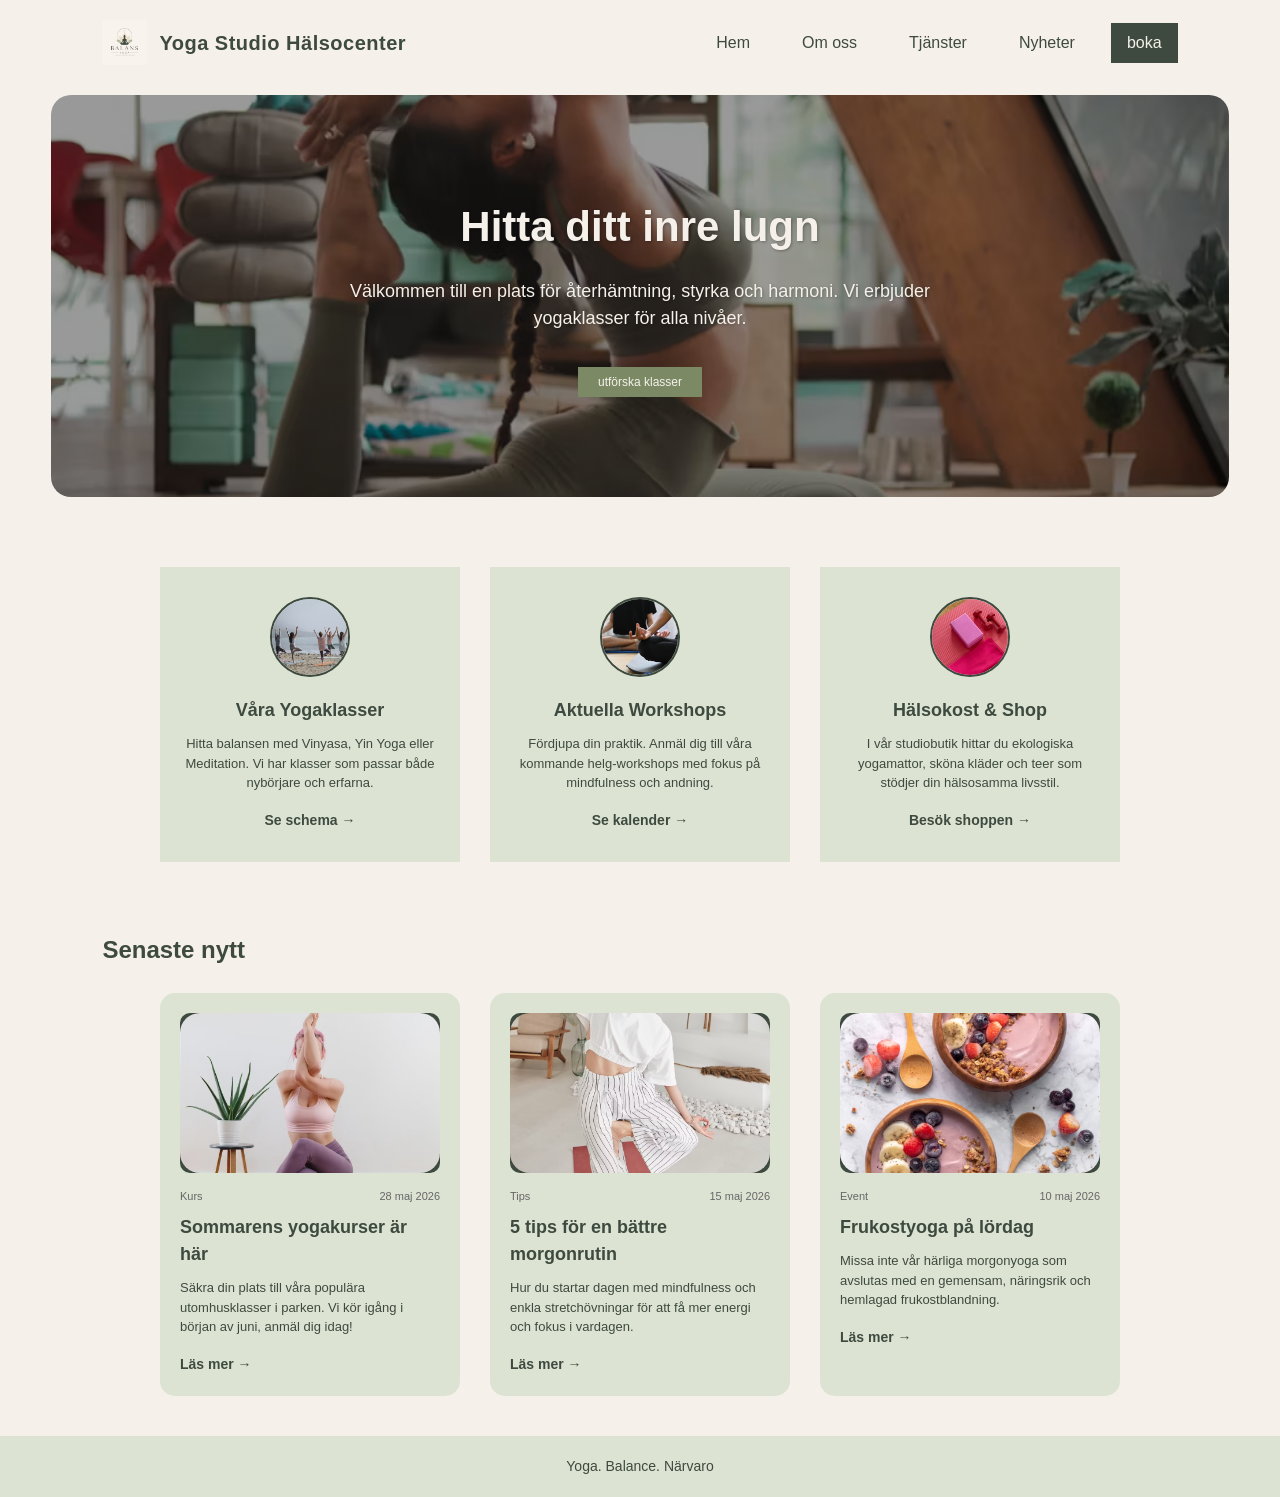
<file: index.html>
<!DOCTYPE html>
<html lang="sv">
<head>
    <meta charset="UTF-8">
    <meta name="viewport" content="width=device-width, initial-scale=1.0">
    <title>Yoga Studio Hälsocenter</title>
    
    <link rel="icon" href="./bilder/favicon.jpg" type="image/jpeg">
    
    <link rel="stylesheet" href="style.css">
</head>
<body>
<header class="main-header">
        <div class="logo">
            <a href="./index.html">
                <img src="./bilder/logotyp.png" alt="Yoga Studio Hälsocenter" class="logo-img">
                <span class="logo-text">Yoga Studio Hälsocenter</span>
            </a>
        </div>
        
        <nav class="main-nav">
            <div class="menu-toggle">☰</div>
            <ul class="nav-links">
                <li><a href="./index.html" class="active">Hem</a></li>
                <li><a href="./om-oss.html">Om oss</a></li>
                <li><a href="./tjanster.html">Tjänster</a></li>
                <li><a href="./nyheter.html">Nyheter</a></li>
                <li><a href="./boka.html" class="btn-boka">boka</a></li>
            </ul>
        </nav>
    </header>
    
    <section class="hero-section">
        <div class="hero-container">
            <h1>Hitta ditt inre lugn</h1>
            <p>Välkommen till en plats för återhämtning, styrka och harmoni. Vi erbjuder yogaklasser för alla nivåer.</p>
            <a href="./tjanster.html" class="btn-hero">utförska klasser</a>
        </div>
    </section>

 <section class="events-section">
        <div class="scroll-container">
            
            <div class="event-card">
                <div class="circle-icon">
                    <img src="./bilder/yoga_klasser.avif" alt="Yogaklasser">
                </div>
                <h3>Våra Yogaklasser</h3>
                <p>Hitta balansen med Vinyasa, Yin Yoga eller Meditation. Vi har klasser som passar både nybörjare och erfarna.</p>
                <a href="./tjanster.html" class="arrow-link">Se schema &rarr;</a>
            </div>

            <div class="event-card">
                <div class="circle-icon">
                    <img src="./bilder/yoga_workshop.avif" alt="Workshops och events">
                </div>
                <h3>Aktuella Workshops</h3>
                <p>Fördjupa din praktik. Anmäl dig till våra kommande helg-workshops med fokus på mindfulness och andning.</p>
                <a href="#" class="arrow-link">Se kalender &rarr;</a>
            </div>

            <div class="event-card">
                <div class="circle-icon">
                    <img src="./bilder/yoda_butik.avif" alt="Studiobutik">
                </div>
                <h3>Hälsokost & Shop</h3>
                <p>I vår studiobutik hittar du ekologiska yogamattor, sköna kläder och teer som stödjer din hälsosamma livsstil.</p>
                <a href="#" class="arrow-link">Besök shoppen &rarr;</a>
            </div>

        </div>
    </section>
<section class="news-section">
        <h2>Senaste nytt</h2>
        <div class="scroll-container">
            
            <div class="news-card">
                <div class="image-container">
                    <img src="./bilder/sommarens_yoga_kurser.avif" alt="Yogakurs utomhus">
                </div>
                <div class="meta"><span>Kurs</span><span>28 maj 2026</span></div>
                <h3>Sommarens yogakurser är här</h3>
                <p>Säkra din plats till våra populära utomhusklasser i parken. Vi kör igång i början av juni, anmäl dig idag!</p>
                <a href="singel.html" class="arrow-link">Läs mer &rarr;</a>
            </div>

            <div class="news-card">
                <div class="image-container">
                    <img src="./bilder/morgon_rutin.avif" alt="morgon_rutin">
                </div>
                <div class="meta"><span>Tips</span><span>15 maj 2026</span></div>
                <h3>5 tips för en bättre morgonrutin</h3>
                <p>Hur du startar dagen med mindfulness och enkla stretchövningar för att få mer energi och fokus i vardagen.</p>
                <a href="#" class="arrow-link">Läs mer &rarr;</a>
            </div>

            <div class="news-card">
                <div class="image-container">
                    <img src="./bilder/Smoothie bowl.avif" alt="Smoothie bowl">
                </div>
                <div class="meta"><span>Event</span><span>10 maj 2026</span></div>
                <h3>Frukostyoga på lördag</h3>
                <p>Missa inte vår härliga morgonyoga som avslutas med en gemensam, näringsrik och hemlagad frukostblandning.</p>
                <a href="#" class="arrow-link">Läs mer &rarr;</a>
            </div>

        </div>
    </section>
    <footer class="main-footer">
        <p>Yoga. Balance. Närvaro</p>
    </footer>
<script src="script.js"></script>
</body>
</html>
</file>
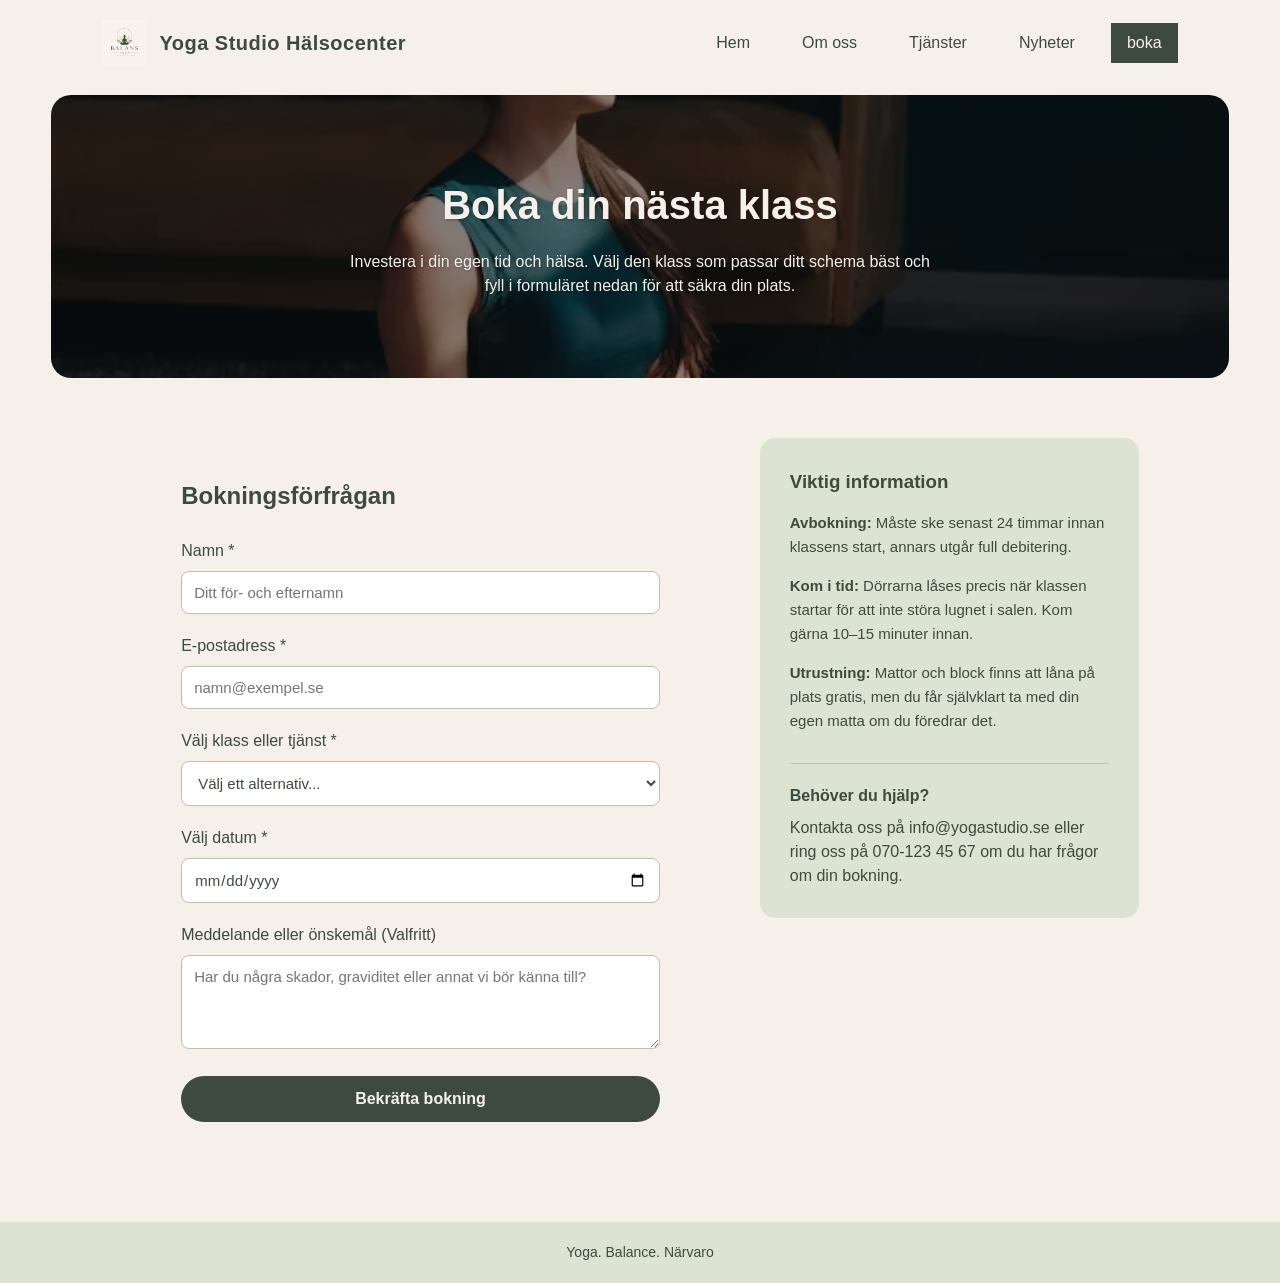
<file: boka.html>
<!DOCTYPE html>
<html lang="sv">
<head>
    <meta charset="UTF-8">
    <meta name="viewport" content="width=device-width, initial-scale=1.0">
    <title>Yoga Studio Hälsocenter</title>
    
    <link rel="icon" href="./bilder/favicon.jpg" type="image/jpeg">
    
    <link rel="stylesheet" href="style.css">
</head>
<body>

    <!-- HEADER (Samma som tidigare) -->
<header class="main-header">
        <div class="logo">
            <a href="./index.html">
                <img src="./bilder/logotyp.png" alt="Yoga Studio Hälsocenter" class="logo-img">
                <span class="logo-text">Yoga Studio Hälsocenter</span>
            </a>
        </div>
        
        <nav class="main-nav">
            <div class="menu-toggle">☰</div>
            <ul class="nav-links">
                <li><a href="./index.html" class="active">Hem</a></li>
                <li><a href="./om-oss.html">Om oss</a></li>
                <li><a href="./tjanster.html">Tjänster</a></li>
                <li><a href="./nyheter.html">Nyheter</a></li>
                <li><a href="./boka.html" class="btn-boka">boka</a></li>
            </ul>
        </nav>
    </header>

    <!-- UNIK HERO-SEKTION FÖR BOKNING -->
    <section class="booking-page-hero">
        <div class="booking-hero-content">
            <h1>Boka din nästa klass</h1>
            <p>Investera i din egen tid och hälsa. Välj den klass som passar ditt schema bäst och fyll i formuläret nedan för att säkra din plats.</p>
        </div>
    </section>

    <!-- BOKNINGSFORMULÄR & INFORMATION -->
    <section class="booking-section">
        <div class="booking-container">
            
            <!-- VÄNSTERKOLUMN: FORMULÄR -->
            <div class="booking-form-wrapper">
                <h2>Bokningsförfrågan</h2>
                <form action="#" method="POST" class="booking-form">
                    
                    <div class="form-group">
                        <label for="name">Namn *</label>
                        <input type="text" id="name" name="name" placeholder="Ditt för- och efternamn" required>
                    </div>

                    <div class="form-group">
                        <label for="email">E-postadress *</label>
                        <input type="email" id="email" name="email" placeholder="namn@exempel.se" required>
                    </div>

                    <div class="form-group">
                        <label for="class-select">Välj klass eller tjänst *</label>
                        <select id="class-select" name="class" required>
                            <option value="" disabled selected>Välj ett alternativ...</option>
                            <option value="vinyasa">Vinyasa Flow (150 kr)</option>
                            <option value="yin">Yin Yoga & Meditation (150 kr)</option>
                            <option value="privat">Privat Yogalektion (750 kr)</option>
                            <option value="workshop">Höst-Retreat / Workshop</option>
                        </select>
                    </div>

                    <div class="form-group">
                        <label for="date">Välj datum *</label>
                        <input type="date" id="date" name="date" required>
                    </div>

                    <div class="form-group">
                        <label for="message">Meddelande eller önskemål (Valfritt)</label>
                        <textarea id="message" name="message" rows="4" placeholder="Har du några skador, graviditet eller annat vi bör känna till?"></textarea>
                    </div>

                    <button type="submit" class="btn-submit">Bekräfta bokning</button>
                </form>
            </div>

            <!-- HÖGERKOLUMN: PRAKTISK INFO -->
            <div class="booking-info">
                <h3>Viktig information</h3>
                <ul class="info-list">
                    <li><strong>Avbokning:</strong> Måste ske senast 24 timmar innan klassens start, annars utgår full debitering.</li>
                    <li><strong>Kom i tid:</strong> Dörrarna låses precis när klassen startar för att inte störa lugnet i salen. Kom gärna 10–15 minuter innan.</li>
                    <li><strong>Utrustning:</strong> Mattor och block finns att låna på plats gratis, men du får självklart ta med din egen matta om du föredrar det.</li>
                </ul>
                
                <div class="contact-box">
                    <h4>Behöver du hjälp?</h4>
                    <p>Kontakta oss på info@yogastudio.se eller ring oss på 070-123 45 67 om du har frågor om din bokning.</p>
                </div>
            </div>

        </div>
    </section>

    <!-- FOOTER -->
    <footer class="main-footer">
        <p>Yoga. Balance. Närvaro</p>
    </footer>
<script src="script.js"></script>
</body>
</html>
</file>
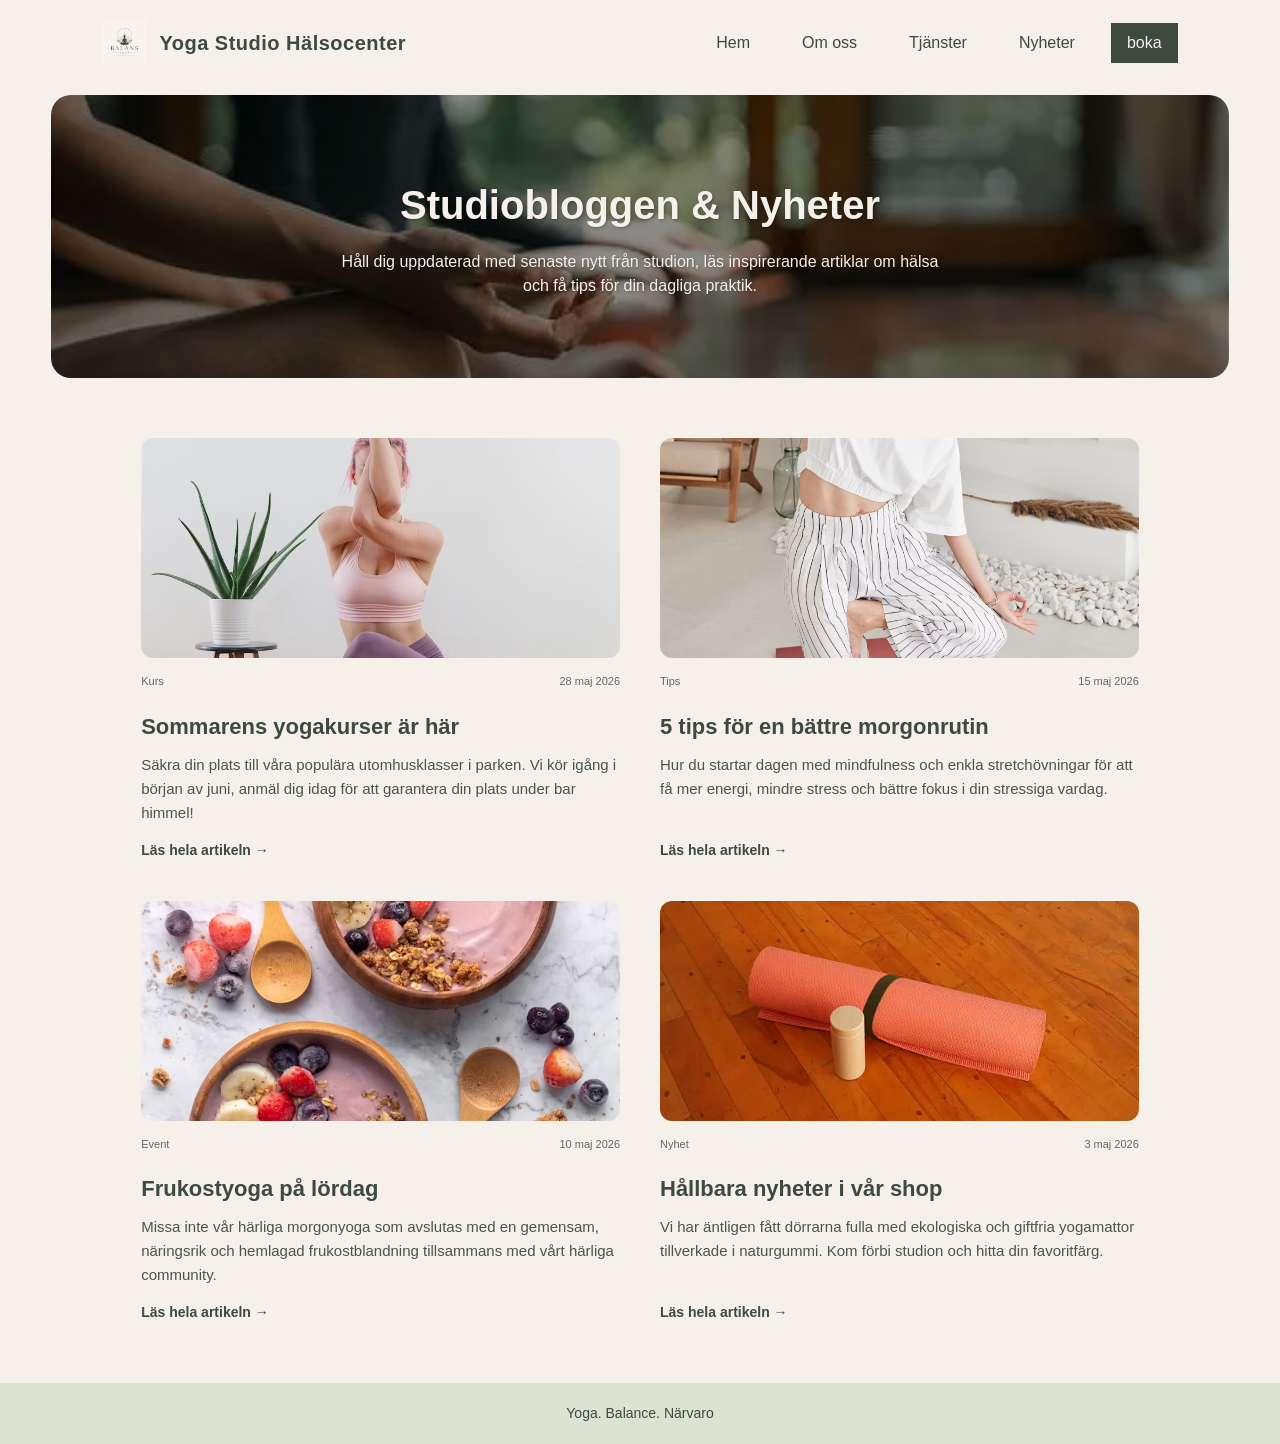
<file: nyheter.html>
<!DOCTYPE html>
<html lang="sv">
<head>
    <meta charset="UTF-8">
    <meta name="viewport" content="width=device-width, initial-scale=1.0">
    <title>Yoga Studio Hälsocenter</title>
    
    <link rel="icon" href="./bilder/favicon.jpg" type="image/jpeg">
    
    <link rel="stylesheet" href="style.css">
</head>
<body>

    <!-- HEADER -->
<header class="main-header">
        <div class="logo">
            <a href="./index.html">
                <img src="./bilder/logotyp.png" alt="Yoga Studio Hälsocenter" class="logo-img">
                <span class="logo-text">Yoga Studio Hälsocenter</span>
            </a>
        </div>
        
        <nav class="main-nav">
            <div class="menu-toggle">☰</div>
            <ul class="nav-links">
                <li><a href="./index.html" class="active">Hem</a></li>
                <li><a href="./om-oss.html">Om oss</a></li>
                <li><a href="./tjanster.html">Tjänster</a></li>
                <li><a href="./nyheter.html">Nyheter</a></li>
                <li><a href="./boka.html" class="btn-boka">boka</a></li>
            </ul>
        </nav>
    </header>

    <!-- UNIK HERO-SEKTION FÖR NYHETER -->
    <section class="news-page-hero">
        <div class="news-hero-content">
            <h1>Studiobloggen & Nyheter</h1>
            <p>Håll dig uppdaterad med senaste nytt från studion, läs inspirerande artiklar om hälsa och få tips för din dagliga praktik.</p>
        </div>
    </section>

    <!-- NYHETSFLÖDE (Vertikalt Grid) -->
    <section class="news-feed-section">
        <div class="news-feed-grid">
            
            <!-- ARTIKEL 1 -->
            <div class="feed-card">
                <div class="feed-image">
                    <img src="./bilder/sommarens_yoga_kurser.avif" alt="Yogakurs utomhus">
                </div>
                <div class="meta"><span>Kurs</span><span>28 maj 2026</span></div>
                <h3>Sommarens yogakurser är här</h3>
                <p>Säkra din plats till våra populära utomhusklasser i parken. Vi kör igång i början av juni, anmäl dig idag för att garantera din plats under bar himmel!</p>
                <a href="./singel.html" class="arrow-link">Läs hela artikeln &rarr;</a>
            </div>

            <!-- ARTIKEL 2 -->
            <div class="feed-card">
                <div class="feed-image">
                    <img src="./bilder/morgon_rutin.avif" alt="morgon_rutin">
                </div>
                <div class="meta"><span>Tips</span><span>15 maj 2026</span></div>
                <h3>5 tips för en bättre morgonrutin</h3>
                <p>Hur du startar dagen med mindfulness och enkla stretchövningar för att få mer energi, mindre stress och bättre fokus i din stressiga vardag.</p>
                <a href="./singel.html" class="arrow-link">Läs hela artikeln &rarr;</a>
            </div>

            <!-- ARTIKEL 3 -->
            <div class="feed-card">
                <div class="feed-image">
                    <img src="./bilder/Smoothie bowl.avif" alt="Smoothie bowl">
                </div>
                <div class="meta"><span>Event</span><span>10 maj 2026</span></div>
                <h3>Frukostyoga på lördag</h3>
                <p>Missa inte vår härliga morgonyoga som avslutas med en gemensam, näringsrik och hemlagad frukostblandning tillsammans med vårt härliga community.</p>
                <a href="./singel.html" class="arrow-link">Läs hela artikeln &rarr;</a>
            </div>

            <!-- ARTIKEL 4  -->
            <div class="feed-card">
                <div class="feed-image">
                    <img src="./bilder/Yogamatta.webp" alt="Yogamatta">
                </div>
                <div class="meta"><span>Nyhet</span><span>3 maj 2026</span></div>
                <h3>Hållbara nyheter i vår shop</h3>
                <p>Vi har äntligen fått dörrarna fulla med ekologiska och giftfria yogamattor tillverkade i naturgummi. Kom förbi studion och hitta din favoritfärg.</p>
                <a href="./singel.html" class="arrow-link">Läs hela artikeln &rarr;</a>
            </div>

        </div>
    </section>

    <!-- FOOTER  -->
    <footer class="main-footer">
        <p>Yoga. Balance. Närvaro</p>
    </footer>
<script src="script.js"></script>
</body>
</html>
</file>
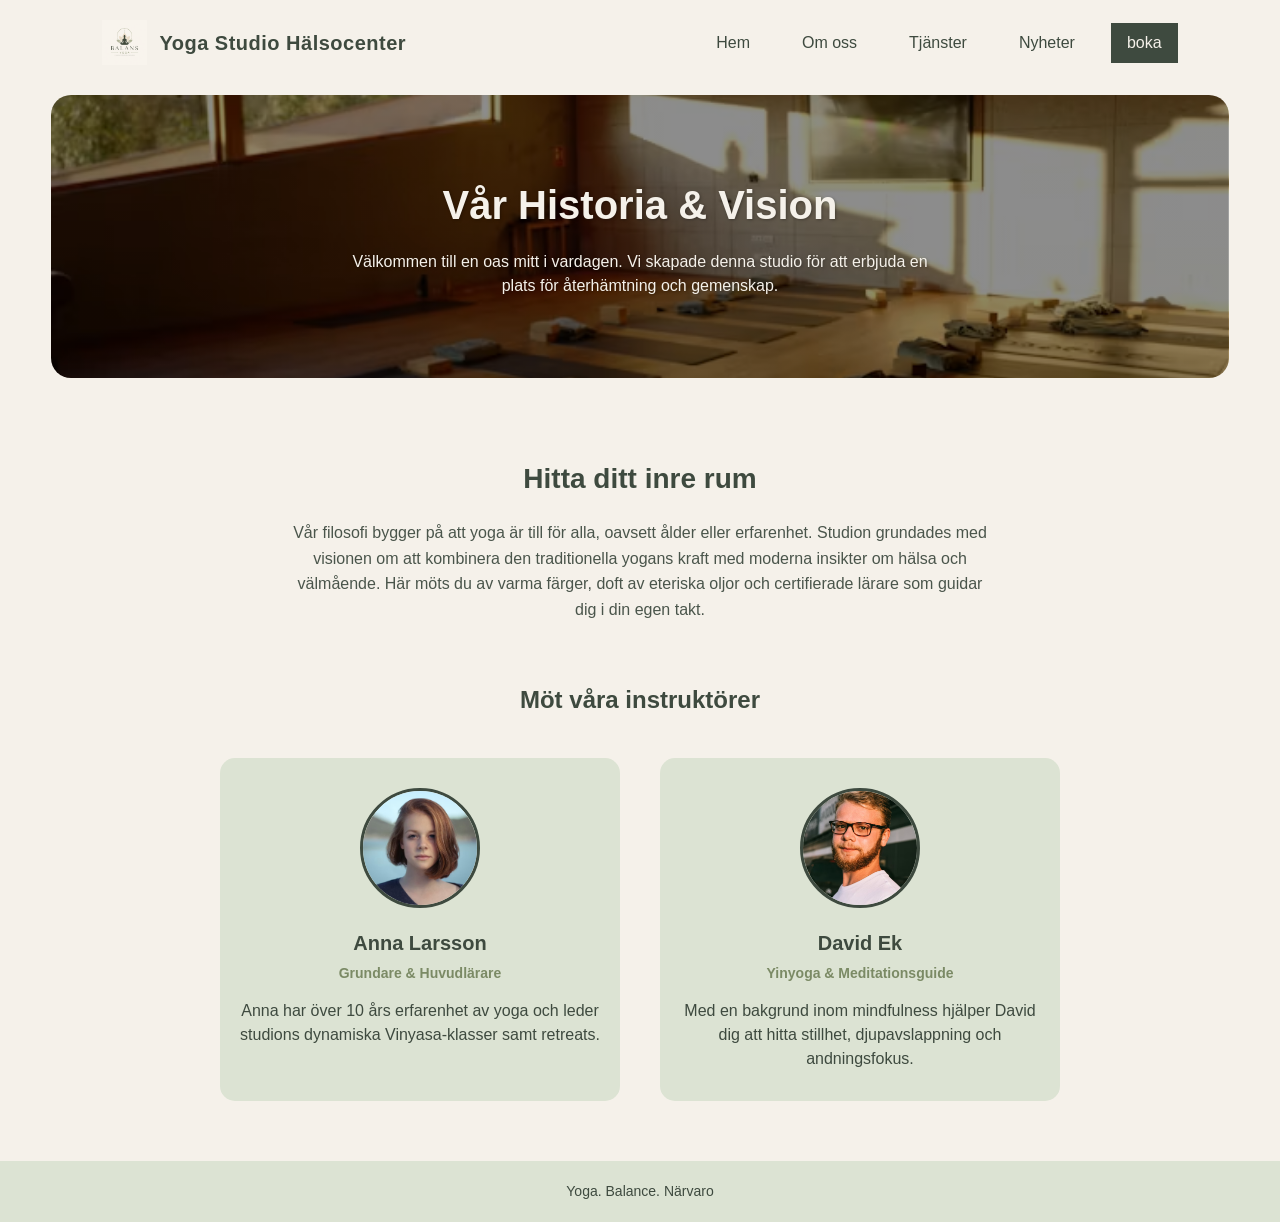
<file: om-oss.html>
<!DOCTYPE html>
<html lang="sv">
<head>
    <meta charset="UTF-8">
    <meta name="viewport" content="width=device-width, initial-scale=1.0">
    <title>Yoga Studio Hälsocenter</title>
    
    <link rel="icon" href="./bilder/favicon.jpg" type="image/jpeg">
    
    <link rel="stylesheet" href="style.css">
</head>
<body>

    <!-- HEADER (Samma som startsidan) -->
<header class="main-header">
        <div class="logo">
            <a href="./index.html">
                <img src="./bilder/logotyp.png" alt="Yoga Studio Hälsocenter" class="logo-img">
                <span class="logo-text">Yoga Studio Hälsocenter</span>
            </a>
        </div>
        
        <nav class="main-nav">
            <div class="menu-toggle">☰</div>
            <ul class="nav-links">
                <li><a href="./index.html" class="active">Hem</a></li>
                <li><a href="./om-oss.html">Om oss</a></li>
                <li><a href="./tjanster.html">Tjänster</a></li>
                <li><a href="./nyheter.html">Nyheter</a></li>
                <li><a href="./boka.html" class="btn-boka">boka</a></li>
            </ul>
        </nav>
    </header>

    <!-- UNIK HERO-SEKTION FÖR OM OSS -->
    <section class="about-page-hero">
        <div class="about-hero-content">
            <h1>Vår Historia & Vision</h1>
            <p>Välkommen till en oas mitt i vardagen. Vi skapade denna studio för att erbjuda en plats för återhämtning och gemenskap.</p>
        </div>
    </section>

    <!-- PRESENTATION AV STUDION -->
    <section class="about-presentation">
        <div class="about-container">
            <h2>Hitta ditt inre rum</h2>
            <p>Vår filosofi bygger på att yoga är till för alla, oavsett ålder eller erfarenhet. Studion grundades med visionen om att kombinera den traditionella yogans kraft med moderna insikter om hälsa och välmående. Här möts du av varma färger, doft av eteriska oljor och certifierade lärare som guidar dig i din egen takt.</p>
        </div>
    </section>

    <!-- VÅRA LÄRARE (Lärarens krav på nyckelpersoner) -->
    <section class="team-section">
        <h2>Möt våra instruktörer</h2>
        <div class="team-grid">
            
            <!-- PERSON 1 -->
            <div class="team-card">
                <div class="team-image">
                    <img src="./bilder/anna.avif" alt="Anna Larsson">
                </div>
                <h3>Anna Larsson</h3>
                <p class="role">Grundare & Huvudlärare</p>
                <p>Anna har över 10 års erfarenhet av yoga och leder studions dynamiska Vinyasa-klasser samt retreats.</p>
            </div>

            <!-- PERSON 2 -->
            <div class="team-card">
                <div class="team-image">
                    <img src="./bilder/david.avif" alt="David Ek">
                </div>
                <h3>David Ek</h3>
                <p class="role">Yinyoga & Meditationsguide</p>
                <p>Med en bakgrund inom mindfulness hjälper David dig att hitta stillhet, djupavslappning och andningsfokus.</p>
            </div>

        </div>
    </section>

    <!-- FOOTER (Samma som startsidan) -->
    <footer class="main-footer">
        <p>Yoga. Balance. Närvaro</p>
    </footer>
<script src="script.js"></script>
</body>
</html>
</file>
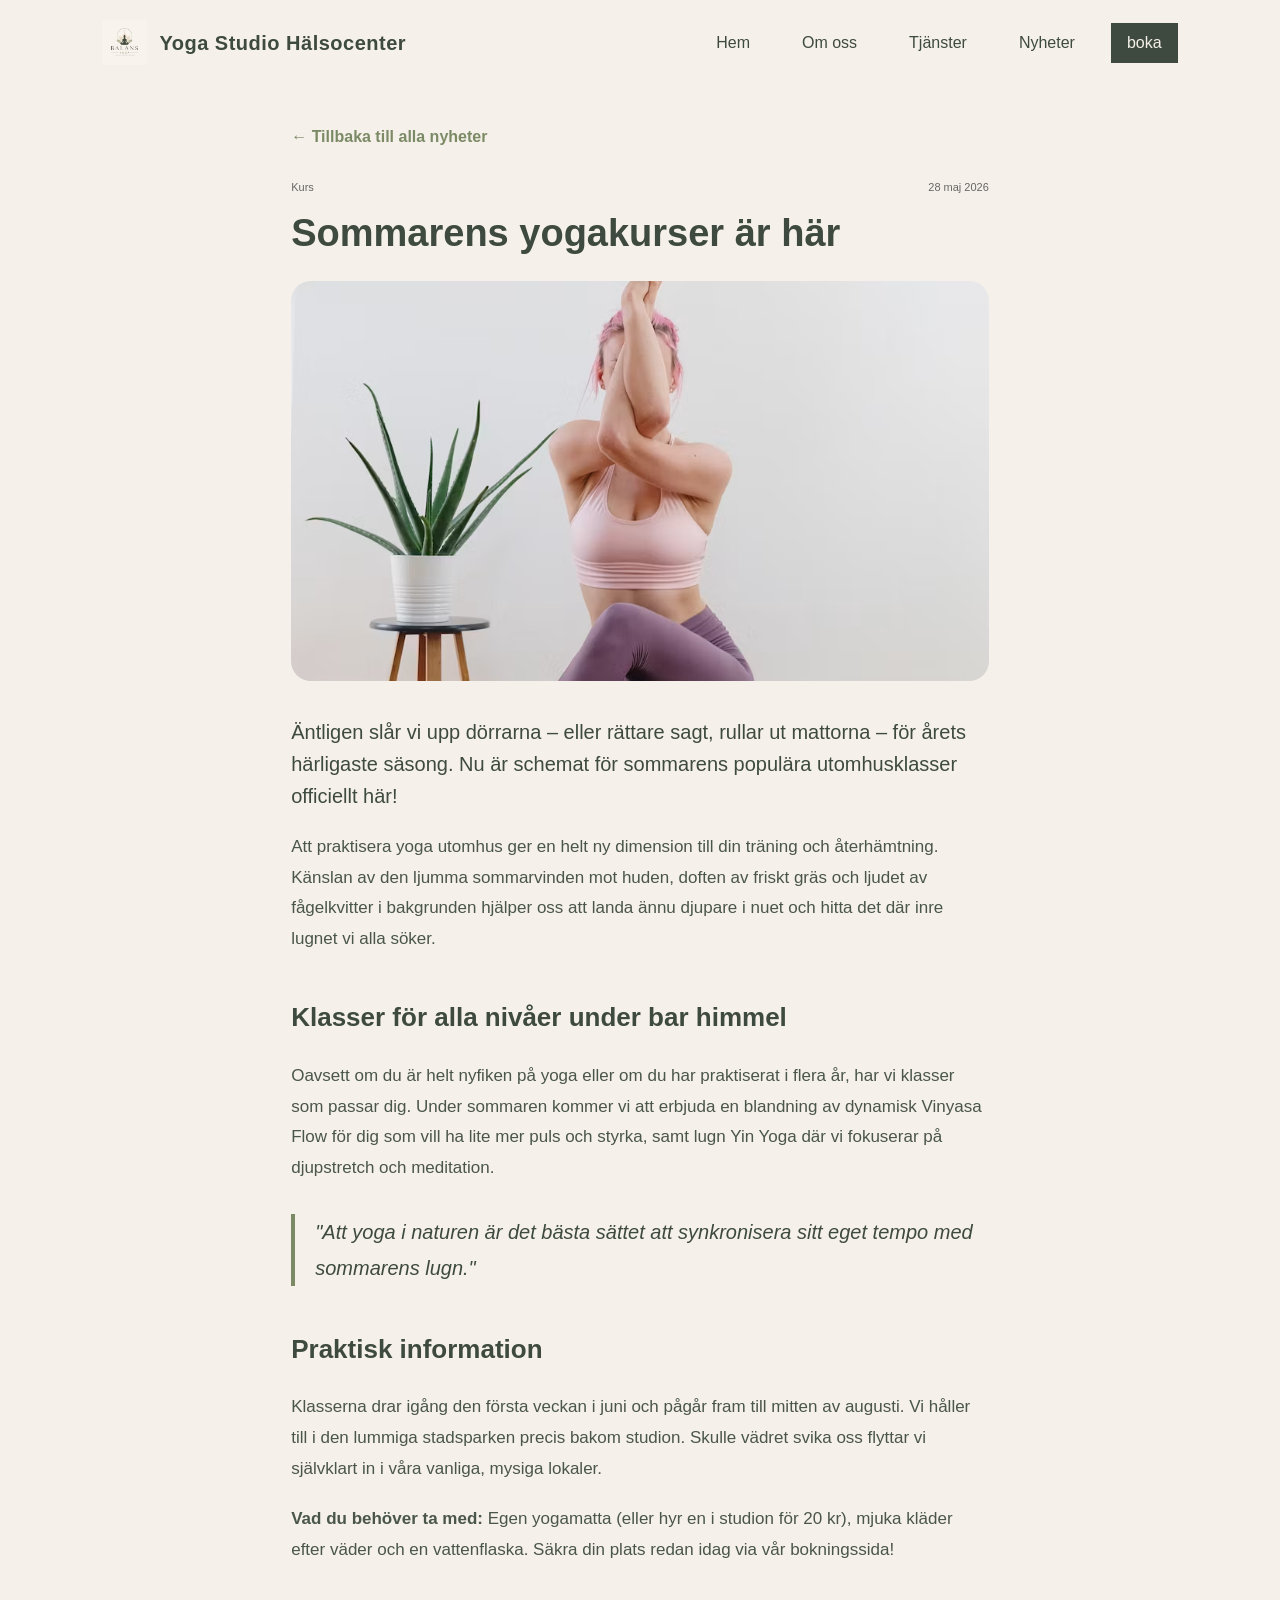
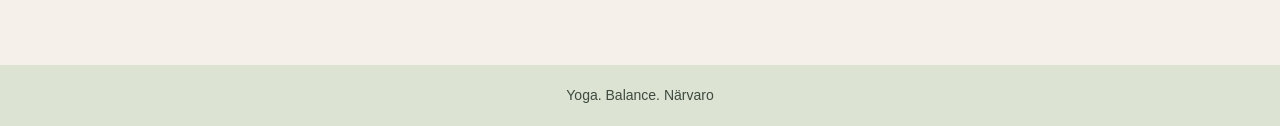
<file: singel.html>
<!DOCTYPE html>
<html lang="sv">
<head>
    <meta charset="UTF-8">
    <meta name="viewport" content="width=device-width, initial-scale=1.0">
    <title>Yoga Studio Hälsocenter</title>
    
    <link rel="icon" href="./bilder/favicon.jpg" type="image/jpeg">
    
    <link rel="stylesheet" href="style.css">
</head>
<body>

    <!-- HEADER (Samma som tidigare) -->
<header class="main-header">
        <div class="logo">
            <a href="./index.html">
                <img src="./bilder/logotyp.png" alt="Yoga Studio Hälsocenter" class="logo-img">
                <span class="logo-text">Yoga Studio Hälsocenter</span>
            </a>
        </div>
        
        <nav class="main-nav">
            <div class="menu-toggle">☰</div>
            <ul class="nav-links">
                <li><a href="./index.html" class="active">Hem</a></li>
                <li><a href="./om-oss.html">Om oss</a></li>
                <li><a href="./tjanster.html">Tjänster</a></li>
                <li><a href="./nyheter.html">Nyheter</a></li>
                <li><a href="./boka.html" class="btn-boka">boka</a></li>
            </ul>
        </nav>
    </header>

    <!-- ARTIKELCONTAINER -->
    <main class="single-article-container">
        
        <!-- Tillbakalänk -->
        <a href="nyheter.html" class="back-link">&larr; Tillbaka till alla nyheter</a>

        <article class="full-article">
            <div class="meta"><span>Kurs</span><span>28 maj 2026</span></div>
            <h1>Sommarens yogakurser är här</h1>
            
            <div class="article-hero-image">
                <img src="./bilder/sommarens_yoga_kurser.avif" alt="Yogakurs utomhus">
            </div>

            <div class="article-content">
                <p class="lead-paragraph">Äntligen slår vi upp dörrarna – eller rättare sagt, rullar ut mattorna – för årets härligaste säsong. Nu är schemat för sommarens populära utomhusklasser officiellt här!</p>
                
                <p>Att praktisera yoga utomhus ger en helt ny dimension till din träning och återhämtning. Känslan av den ljumma sommarvinden mot huden, doften av friskt gräs och ljudet av fågelkvitter i bakgrunden hjälper oss att landa ännu djupare i nuet och hitta det där inre lugnet vi alla söker.</p>
                
                <h2>Klasser för alla nivåer under bar himmel</h2>
                <p>Oavsett om du är helt nyfiken på yoga eller om du har praktiserat i flera år, har vi klasser som passar dig. Under sommaren kommer vi att erbjuda en blandning av dynamisk Vinyasa Flow för dig som vill ha lite mer puls och styrka, samt lugn Yin Yoga där vi fokuserar på djupstretch och meditation.</p>
                
                <blockquote>"Att yoga i naturen är det bästa sättet att synkronisera sitt eget tempo med sommarens lugn."</blockquote>

                <h2>Praktisk information</h2>
                <p>Klasserna drar igång den första veckan i juni och pågår fram till mitten av augusti. Vi håller till i den lummiga stadsparken precis bakom studion. Skulle vädret svika oss flyttar vi självklart in i våra vanliga, mysiga lokaler.</p>
                
                <p><strong>Vad du behöver ta med:</strong> Egen yogamatta (eller hyr en i studion för 20 kr), mjuka kläder efter väder och en vattenflaska. Säkra din plats redan idag via vår bokningssida!</p>
            </div>
        </article>

    </main>

    <!-- FOOTER (Samma som tidigare) -->
    <footer class="main-footer">
        <p>Yoga. Balance. Närvaro</p>
    </footer>
<script src="script.js"></script>
</body>
</html>
</file>
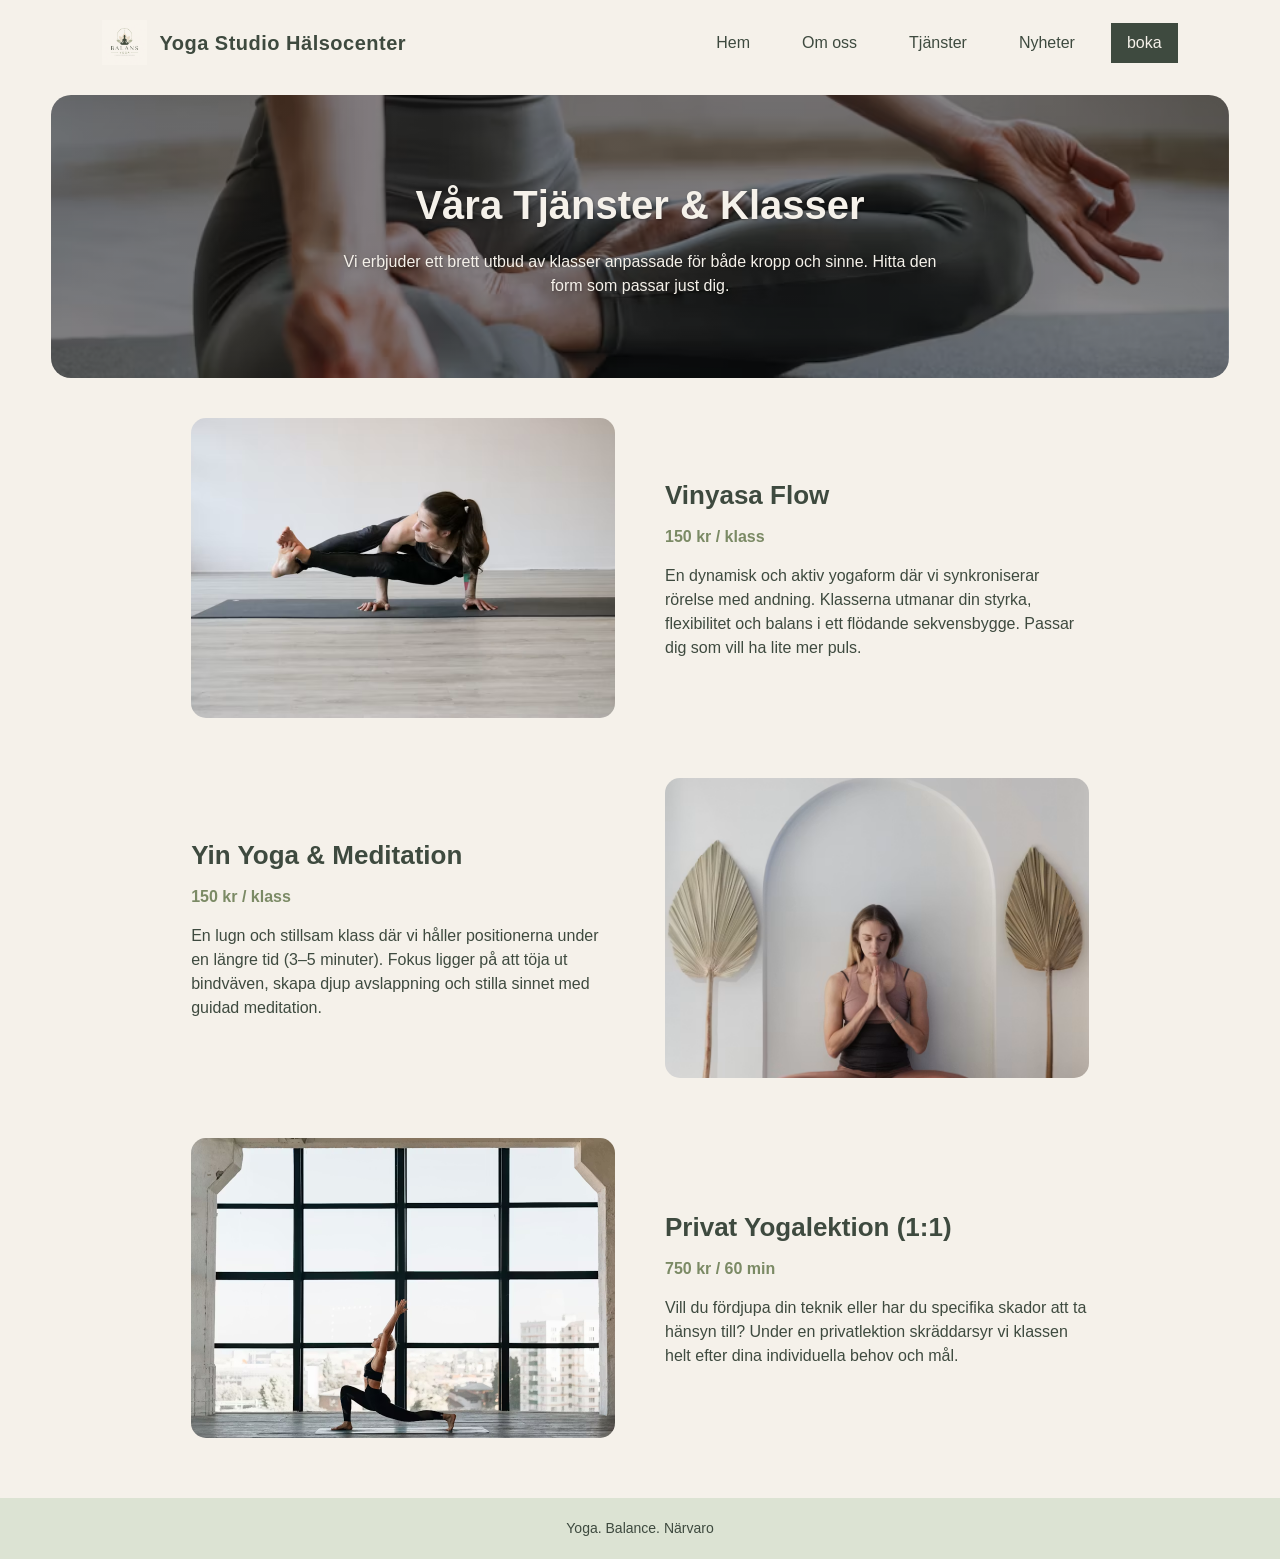
<file: tjanster.html>
<!DOCTYPE html>
<html lang="sv">
<head>
    <meta charset="UTF-8">
    <meta name="viewport" content="width=device-width, initial-scale=1.0">
    <title>Yoga Studio Hälsocenter</title>
    
    <link rel="icon" href="./bilder/favicon.jpg" type="image/jpeg">
    
    <link rel="stylesheet" href="style.css">
</head>
<body>

<header class="main-header">
        <div class="logo">
            <a href="./index.html">
                <img src="./bilder/logotyp.png" alt="Yoga Studio Hälsocenter" class="logo-img">
                <span class="logo-text">Yoga Studio Hälsocenter</span>
            </a>
        </div>
        
        <nav class="main-nav">
            <div class="menu-toggle">☰</div>
            <ul class="nav-links">
                <li><a href="./index.html" class="active">Hem</a></li>
                <li><a href="./om-oss.html">Om oss</a></li>
                <li><a href="./tjanster.html">Tjänster</a></li>
                <li><a href="./nyheter.html">Nyheter</a></li>
                <li><a href="./boka.html" class="btn-boka">boka</a></li>
            </ul>
        </nav>
    </header>

<!-- HERO-SEKTION FÖR TJÄNSTER -->
    <section class="services-page-hero">
        <div class="services-hero-content">
            <h1>Våra Tjänster & Klasser</h1>
            <p>Vi erbjuder ett brett utbud av klasser anpassade för både kropp och sinne. Hitta den form som passar just dig.</p>
        </div>
    </section>

    <section class="services-list">
        <div class="services-container">
            
            <div class="service-row">
                <div class="service-image">
                    <img src="./bilder/Vinyasa_Flow.avif" alt="Vinyasa Flow">
                </div>
                <div class="service-text">
                    <h2>Vinyasa Flow</h2>
                    <p class="price">150 kr / klass</p>
                    <p>En dynamisk och aktiv yogaform där vi synkroniserar rörelse med andning. Klasserna utmanar din styrka, flexibilitet och balans i ett flödande sekvensbygge. Passar dig som vill ha lite mer puls.</p>
                </div>
            </div>

            <div class="service-row reverse">
                <div class="service-image">
                    <img src="./bilder/yin_yoga.avif" alt="Yin Yoga">
                </div>
                <div class="service-text">
                    <h2>Yin Yoga & Meditation</h2>
                    <p class="price">150 kr / klass</p>
                    <p>En lugn och stillsam klass där vi håller positionerna under en längre tid (3–5 minuter). Fokus ligger på att töja ut bindväven, skapa djup avslappning och stilla sinnet med guidad meditation.</p>
                </div>
            </div>

            <div class="service-row">
                <div class="service-image">
                    <img src="./bilder/Yogalektion.avif" alt="Privatlektion">
                </div>
                <div class="service-text">
                    <h2>Privat Yogalektion (1:1)</h2>
                    <p class="price">750 kr / 60 min</p>
                    <p>Vill du fördjupa din teknik eller har du specifika skador att ta hänsyn till? Under en privatlektion skräddarsyr vi klassen helt efter dina individuella behov och mål.</p>
                </div>
            </div>

        </div>
    </section>

    <footer class="main-footer">
        <p>Yoga. Balance. Närvaro</p>
    </footer>
<script src="script.js"></script>
</body>
</html>
</file>
<file: style.css>
/*  GRUNDSTYLING desktop läge */
* {
    margin: 0;
    padding: 0;
    box-sizing: border-box;
}

body {
    font-family: 'Arial', sans-serif;
    background-color: #F5F1EA; 
    color: #3E4A3F;           
    line-height: 1.5;
    display: flex;
    flex-direction: column;
    min-height: 100vh; 
}
/*  2. HEADER & NAVIGATION */
.main-header {
    display: flex;
    justify-content: space-between;
    align-items: center;
    padding: 20px 8%;
    background-color: #F5F1EA;
}

.logo {
    display: flex;
    align-items: center;
}

/* Gör så att länken håller ihop både bild och text på en rad */
.logo a {
    display: flex;
    align-items: center;
    text-decoration: none; /* Tar bort understrykning på texten */
    gap: 12px;             /* Skapar ett perfekt avstånd mellan bilden och texten */
}

.logo-img {
    height: 45px;      
    width: auto;
    display: block;
}

/* Stylingen för företagets namn bredvid symbolen */
.logo-text {
    font-size: 20px;
    font-weight: bold;
    color: #3E4A3F;       
    letter-spacing: 0.5px; 
}

.btn-boka {
    background-color: #3E4A3F; 
    color: #F5F1EA !important;
    padding: 8px 20px;
    text-transform: lowercase;
}

/* Hamburger-ikonen ska ALLTID vara helt gömd på datorn! */
.menu-toggle {
    display: none;
    font-size: 28px;
    cursor: pointer;
    color: #3E4A3F;
}


.nav-links {
    display: flex !important; /* !important tvingar datorn att alltid visa menyn på rad */
    flex-direction: row;
    gap: 20px;
    list-style: none;
    margin: 0;
    padding: 0;
    position: static;        /* Nollställer mobilens position: absolute */
    background-color: transparent; /* Ingen beige bakgrund på datorn */
    box-shadow: none;        /* Ingen skugga på datorn */
    width: auto;
}

.nav-links li {
    width: auto;
    border-bottom: none;
}

/* Återställ länkarna för datorn */
.nav-links li a {
    display: inline-block;
    padding: 8px 16px;
    font-size: 16px;
    color: #3E4A3F;
    text-decoration: none; 
    transition: color 0.2s ease; /* Gör färgbytet mjukt när man hovrar */
}

.nav-links li a:hover {
    color: #7B8A65; /* accentgröna färg vid hover */
}
/*  3. HERO-SEKTION  */
.hero-section {
    padding: 10px 4% 40px 4%;
}

.hero-container {
    background-image: linear-gradient(rgba(0, 0, 0, 0.4), rgba(0, 0, 0, 0.4)), url('./bilder/hero-bg.avif');
    background-position: center;
    background-size: cover;
    background-repeat: no-repeat;
    border-radius: 20px;       
    padding: 100px 40px;    
    text-align: center;
}

.hero-container h1 {
    font-size: 42px;
    margin-bottom: 20px;
    color: #F5F1EA; 
    text-shadow: 1px 1px 3px rgba(0, 0, 0, 0.3); /* Ger texten lite extra skärpa */
}

.hero-container p {
    font-size: 18px;
    max-width: 600px;
    margin: 0 auto 35px auto;
    color: #F5F1EA; 
    text-shadow: 1px 1px 3px rgba(0, 0, 0, 0.3);
}

.btn-hero {
    display: inline-block;
    background-color: #7B8A65; 
    color: #F5F1EA;
    padding: 6px 20px;
    text-decoration: none;
    font-size: 12px;
    text-transform: lowercase;
}

/* 4. KORT & LAYOUT (Gemensam för Event och Nyheter) */
.scroll-container {
    display: flex;
    justify-content: center;
    gap: 30px;
    max-width: 1200px;
    margin: 0 auto;
    padding: 0 4%;
}

/* Event-kort */
.events-section {
    padding: 30px 0;
}

.event-card {
    background-color: #DCE3D3; 
    padding: 30px 20px;
    flex: 1;
    max-width: 300px;
    text-align: center; /* Centrerar texten inuti kortet */
}

.circle-icon {
    width: 80px;  
    height: 80px;
    margin: 0 auto 20px auto;
    border-radius: 50%;
    overflow: hidden; 
    border: 2px solid #3E4A3F; 
}

.circle-icon img {
    width: 100%;
    height: 100%;
    object-fit: cover; /* Ser till att bilden fyller ut cirkeln perfekt utan att tryckas ihop */
    display: block;
}

.event-card h3, .news-card h3 {
    font-size: 18px;
    margin-bottom: 10px;
}

.event-card p, .news-card p {
    font-size: 13px;
    margin-bottom: 15px;
}

.arrow-link {
    color: #3E4A3F;
    text-decoration: none;
    font-size: 14px;
    font-weight: bold;
}

/* Nyhetskort */
.news-section {
    padding: 40px 0;
}

.news-section h2 {
    padding-left: 8%;
    margin-bottom: 25px;
    font-size: 24px;
}

.news-card {
    background-color: #DCE3D3;
    padding: 20px;
    border-radius: 15px; /* Rundade hörn på nyhetskorten */
    flex: 1;
    max-width: 300px;
}


.image-container {
    background-color: #3E4A3F; 
    height: 160px;
    border-radius: 10px;       
    margin-bottom: 15px;
    overflow: hidden;        
}

.image-container img {
    width: 100%;
    height: 100%;
    border-radius: 20px;
    object-fit: cover;         /* Beskär bilden perfekt i rektangeln utan att töja ut den */
    display: block;
}
.meta {
    display: flex;
    justify-content: space-between;
    font-size: 11px;
    color: #666;
    margin-bottom: 10px;

}

/* 5. FOOTER*/
.main-footer {
    background-color: #DCE3D3;
    text-align: center;
    padding: 20px;
    font-size: 14px;
    margin-top: auto; 
}



/*  UNDERSIDOR: TJÄNSTER */
.services-page-hero {
    padding: 10px 4% 40px 4%;
}

.services-hero-content {
    background-image: linear-gradient(rgba(0, 0, 0, 0.45), rgba(0, 0, 0, 0.45)), url('bilder/tjanster-bg.avif');
    background-position: center;
    background-size: cover;
    background-repeat: no-repeat;
    border-radius: 20px;
    padding: 80px 40px;
    text-align: center;
}

.services-hero-content h1 {
    color: #F5F1EA;
    font-size: 40px;
    text-shadow: 1px 1px 3px rgba(0, 0, 0, 0.3);
    margin-bottom: 15px;
}

.services-hero-content p {
    color: #F5F1EA;
    font-size: 16px;
    text-shadow: 1px 1px 3px rgba(0, 0, 0, 0.3);
    max-width: 600px;
    margin: 0 auto;
}

.services-container {
    max-width: 1000px;
    margin: 0 auto;
    padding: 0 4%;
}

.service-row {
    display: flex;
    align-items: center;
    gap: 50px;
    margin-bottom: 60px;
}

/* Det här tricket gör att varannat kort spegelvänds på datorn! */
.service-row.reverse {
    flex-direction: row-reverse;
}

.service-image {
    flex: 1;
    height: 300px;
    border-radius: 15px;
    overflow: hidden;
}

.service-image img {
    width: 100%;
    height: 100%;
    object-fit: cover;
}

.service-text {
    flex: 1;
}

.service-text h2 {
    font-size: 26px;
    margin-bottom: 10px;
}

.price {
    font-weight: bold;
    color: #7B8A65;
    margin-bottom: 15px;
}




/*  UNDERSIDOR: OM OSS  */
.about-page-hero {
    padding: 10px 4% 40px 4%;
}

.about-hero-content {
    background-image: linear-gradient(rgba(0, 0, 0, 0.45), rgba(0, 0, 0, 0.45)), url('./bilder/about_oss_hero_image.avif');
    background-position: center;
    background-size: cover;
    background-repeat: no-repeat;
    border-radius: 20px; 
    padding: 80px 40px;
    text-align: center;
}

.about-hero-content h1 {
    color: #F5F1EA;
    font-size: 40px;
    text-shadow: 1px 1px 3px rgba(0, 0, 0, 0.3);
    margin-bottom: 15px;
}

.about-hero-content p {
    color: #F5F1EA;
    font-size: 16px;
    text-shadow: 1px 1px 3px rgba(0, 0, 0, 0.3);
    max-width: 600px;
    margin: 0 auto;
}

/* Presentations-texten */
.about-presentation {
    text-align: center;
    max-width: 800px;
    margin: 40px auto 60px auto;
    padding: 0 4%;
}

.about-presentation h2 {
    font-size: 28px;
    margin-bottom: 20px;
}

.about-presentation p {
    font-size: 16px;
    color: #4A554B;
    line-height: 1.6;
}

/* Grid för lärarna/nyckelpersonerna */
.team-section {
    padding: 0 4% 60px 4%;
    max-width: 1000px;
    margin: 0 auto;
}

.team-section h2 {
    text-align: center;
    margin-bottom: 40px;
}

.team-grid {
    display: flex;
    justify-content: center;
    gap: 40px;
}

.team-card {
    background-color: #DCE3D3; /* Mjuk, ljusgrön ton från färgpaletten */
    border-radius: 15px;
    padding: 30px 20px;
    text-align: center;
    flex: 1;
    max-width: 400px;
}

.team-image {
    width: 120px;
    height: 120px;
    margin: 0 auto 20px auto;
    border-radius: 50%;
    overflow: hidden;
    border: 3px solid #3E4A3F;
}

.team-image img {
    width: 100%;
    height: 100%;
    object-fit: cover;
}

.team-card h3 {
    font-size: 20px;
    margin-bottom: 5px;
}

.role {
    font-weight: bold;
    color: #7B8A65;
    font-size: 14px;
    margin-bottom: 15px;
}




/* 9. UNDERSIDOR: NYHETER & BLOGG */
.news-page-hero {
    padding: 10px 4% 40px 4%;
}

.news-hero-content {
    background-image: linear-gradient(rgba(0, 0, 0, 0.45), rgba(0, 0, 0, 0.45)), url('./bilder/nyheter_hero_image.webp');
    background-position: center;
    background-size: cover;
    background-repeat: no-repeat;
    border-radius: 20px;
    padding: 80px 40px;
    text-align: center;
}

.news-hero-content h1 {
    color: #F5F1EA;
    font-size: 40px;
    text-shadow: 1px 1px 3px rgba(0, 0, 0, 0.3);
    margin-bottom: 15px;
}

.news-hero-content p {
    color: #F5F1EA;
    font-size: 16px;
    text-shadow: 1px 1px 3px rgba(0, 0, 0, 0.3);
    max-width: 600px;
    margin: 0 auto;
}

/* Styla nyhetsflödet  */
.news-feed-section {
    padding: 20px 4% 60px 4%;
    max-width: 1100px;
    margin: 0 auto;
}

.news-feed-grid {
    display: grid;
    grid-template-columns: repeat(2, 1fr); /* 2 kolumner på dator */
    gap: 40px;
}

.feed-card {
    background: none;
    display: flex;
    flex-direction: column;
}

.feed-image {
    height: 220px;
    border-radius: 12px;
    overflow: hidden;
    margin-bottom: 15px;
}

.feed-image img {
    width: 100%;
    height: 100%;
    object-fit: cover;
}

.feed-card h3 {
    font-size: 22px;
    margin: 10px 0;
    color: #3E4A3F;
}

.feed-card p {
    font-size: 15px;
    color: #4A554B;
    line-height: 1.6;
    margin-bottom: 15px;
    flex-grow: 1; /* Ser till att texten fyller ut så länkarna linjerar snyggt */
}


/*ARTIKELSIDA */
.single-article-container {
    max-width: 800px;
    margin: 40px auto 80px auto;
    padding: 0 4%;
}

.back-link {
    display: inline-block;
    color: #7B8A65;
    text-decoration: none;
    font-weight: bold;
    margin-bottom: 30px;
    transition: color 0.2s;
}

.back-link:hover {
    color: #3E4A3F;
}

.full-article h1 {
    font-size: 38px;
    color: #3E4A3F;
    margin: 15px 0 25px 0;
    line-height: 1.2;
}

.article-hero-image {
    width: 100%;
    height: 400px;
    border-radius: 20px;
    overflow: hidden;
    margin-bottom: 35px;
}

.article-hero-image img {
    width: 100%;
    height: 100%;
    object-fit: cover;
}

.article-content {
    font-size: 17px;
    color: #4A554B;
    line-height: 1.8; /* Ger skönt utrymme mellan raderna */
}

.lead-paragraph {
    font-size: 20px;
    font-weight: 500;
    color: #3E4A3F;
    margin-bottom: 25px;
    line-height: 1.6;
}

.article-content p {
    margin-bottom: 20px;
}

.article-content h2 {
    font-size: 26px;
    color: #3E4A3F;
    margin: 40px 0 20px 0;
}

/* Snygg styling för citat blocket */
.article-content blockquote {
    border-left: 4px solid #7B8A65;
    padding-left: 20px;
    margin: 30px 0;
    font-style: italic;
    font-size: 20px;
    color: #3E4A3F;
}




/* BOKA-SIDA */
.booking-page-hero {
    padding: 10px 4% 40px 4%;
}

.booking-hero-content {
    background-image: linear-gradient(rgba(0, 0, 0, 0.45), rgba(0, 0, 0, 0.45)), url('./bilder/boka_hero.avif');
    background-position: center;
    background-size: cover;
    background-repeat: no-repeat;
    border-radius: 20px;
    padding: 80px 40px;
    text-align: center;
}

.booking-hero-content h1 {
    color: #F5F1EA;
    font-size: 40px;
    text-shadow: 1px 1px 3px rgba(0, 0, 0, 0.3);
    margin-bottom: 15px;
}

.booking-hero-content p {
    color: #F5F1EA;
    font-size: 16px;
    text-shadow: 1px 1px 3px rgba(0, 0, 0, 0.3);
    max-width: 600px;
    margin: 0 auto;
}

/* Layouten för bokningsdelen */
.booking-section {
    padding: 20px 4% 60px 4%;
    max-width: 1100px;
    margin: 0 auto;
}

.booking-container {
    display: flex;
    gap: 60px;
    align-items: flex-start;
}

.booking-form-wrapper {
    flex: 1.5; /* Ger formuläret lite mer utrymme på bredden */
    background-color: #F5F1EA;
    padding: 40px;
    border-radius: 15px;
}

.booking-form-wrapper h2 {
    margin-bottom: 25px;
    color: #3E4A3F;
}

.form-group {
    margin-bottom: 20px;
}

.form-group label {
    display: block;
    margin-bottom: 8px;
    font-weight: 500;
    color: #3E4A3F;
}

.form-group input,
.form-group select,
.form-group textarea {
    width: 100%;
    padding: 12px;
    border: 1px solid #C5BBAE;
    border-radius: 8px;
    background-color: #FFF;
    font-family: inherit;
    font-size: 15px;
    color: #3E4A3F;
}

.form-group input:focus,
.form-group select:focus,
.form-group textarea:focus {
    outline: none;
    border-color: #7B8A65;
}

.btn-submit {
    background-color: #3E4A3F;
    color: #F5F1EA;
    border: none;
    padding: 14px 28px;
    font-size: 16px;
    font-weight: bold;
    border-radius: 25px;
    cursor: pointer;
    transition: background-color 0.2s;
    width: 100%;
}

.btn-submit:hover {
    background-color: #526153;
}

/* Högerkolumn med info */
.booking-info {
    flex: 1;
    background-color: #DCE3D3;
    padding: 30px;
    border-radius: 15px;
}

.booking-info h3 {
    margin-bottom: 15px;
    color: #3E4A3F;
}

.info-list {
    list-style-type: none;
    padding: 0;
}

.info-list li {
    margin-bottom: 15px;
    line-height: 1.6;
    font-size: 15px;
}

.contact-box {
    margin-top: 30px;
    padding-top: 20px;
    border-top: 1px solid #BCC6B3;
}

.contact-box h4 {
    margin-bottom: 8px;
    color: #3E4A3F;
}




/*  6. MOBIL-RESPONSIVITET  */
@media (max-width: 768px) {
    .nav-links {
        display: none;
    }
    
    .menu-toggle {
        display: block;
    }

    /* Gömmer texten på mobilen om skärmen är för smal */
    .logo-text {
        display: none; 
    }
    
    /* Gör symbolen lite mindre på mobilen så den sitter perfekt */
    .logo-img {
        height: 38px;
    }

    /* Hero-texten görs smalare och mer kompakt på mobilen */
    .hero-section {
        padding: 40px 6%; /* Mer marginal på sidorna */
    }

    .hero-container {
        padding: 40px 20px;
    }

    .hero-container h1 {
        font-size: 28px;
        max-width: 90%;     /* Gör rubriken smalare */
        margin: 0 auto 15px auto;
    }

    .hero-container p {
        font-size: 14px;
        max-width: 85%;     /* Gör brödtexten smalare  */
        margin: 0 auto 20px auto;
    }

    /* Gör raderna skrollbara i sidled på mobilen */
    .scroll-container {
        justify-content: flex-start;
        overflow-x: auto;
        scroll-snap-type: x mandatory;
        padding: 10px 20px 30px 20px; /* Justerad padding */
        gap: 15px;
    }
    
    .scroll-container::-webkit-scrollbar {
        display: none; /* Gömmer skroll-listen */
    }

    .event-card, .news-card {
        min-width: 260px; /* Stabil bredd på mobilkorten */
        scroll-snap-align: center; /* Snäpper fast kortet i mitten vid skroll */
    }

    /* Smalare och mer balanserad text inuti korten på mobil */
    .event-card p, .news-card p {
        max-width: 90%;
        margin-left: auto;
        margin-right: auto;
    }

    .news-section h2 {
        padding-left: 20px;
        font-size: 22px;
    }



    /* Mobilanpassning för Tjänster-sidan */
    .service-row, .service-row.reverse {
        flex-direction: column; /* Stapla bild och text vertikalt */
        gap: 20px;
        margin-bottom: 40px;
    }

    .service-image {
        width: 100%;
        height: 200px; /* Lite lägre höjd på mobil */
    }



    /* Mobilanpassning för Om oss-sidan */
    .team-grid {
        flex-direction: column;
        align-items: center;
        gap: 20px;
    }
    
    .team-card {
        width: 100%;
    }


    /* Mobilanpassning för Nyhetssidan */
    .news-feed-grid {
        grid-template-columns: 1fr; /* 1 kolumn på mobil */
        gap: 30px;
    }

    .feed-image {
        height: 180px;
    }


    /* Mobilanpassning för Boka-sidan */
    .booking-container {
        flex-direction: column;
        gap: 30px;
    }

    .booking-form-wrapper {
        padding: 25px;
    }
    
}

/* MOBIL STYLING (Skärmar under 768px)*/
@media (max-width: 768px) {
    
    /* Visa hamburger-ikonen på mobilen! */
    .menu-toggle {
        display: block;
    }

    /* Mobilens dolda meny */
    .nav-links {
        display: none !important; /* Gömmer menyn på mobilen som standard */
        flex-direction: column;
        width: 100%;
        background-color: #F5F1EA;
        position: absolute;
        top: 70px;
        left: 0;
        padding: 10px 0;
        box-shadow: 0px 8px 16px rgba(0,0,0,0.05);
        z-index: 1000;
    }

    /* Visa menyn när JavaScript lägger till .active */
    .nav-links.active {
        display: flex !important; /* Visar menyn när man klickar */
    }
    .nav-links li {
        width: 100%;
        text-align: center;
        border-bottom: 1px solid rgba(62, 74, 63, 0.1);
    }
    
    .nav-links li a {
        display: block;
        padding: 15px 0;
        font-size: 18px;
    }
    
    .nav-links li a.btn-boka {
        background-color: #7B8A65;
        color: #FFFFFF !important;
        margin: 10px auto;
        width: 80%;
        border-radius: 25px;
    }
}
</file>
